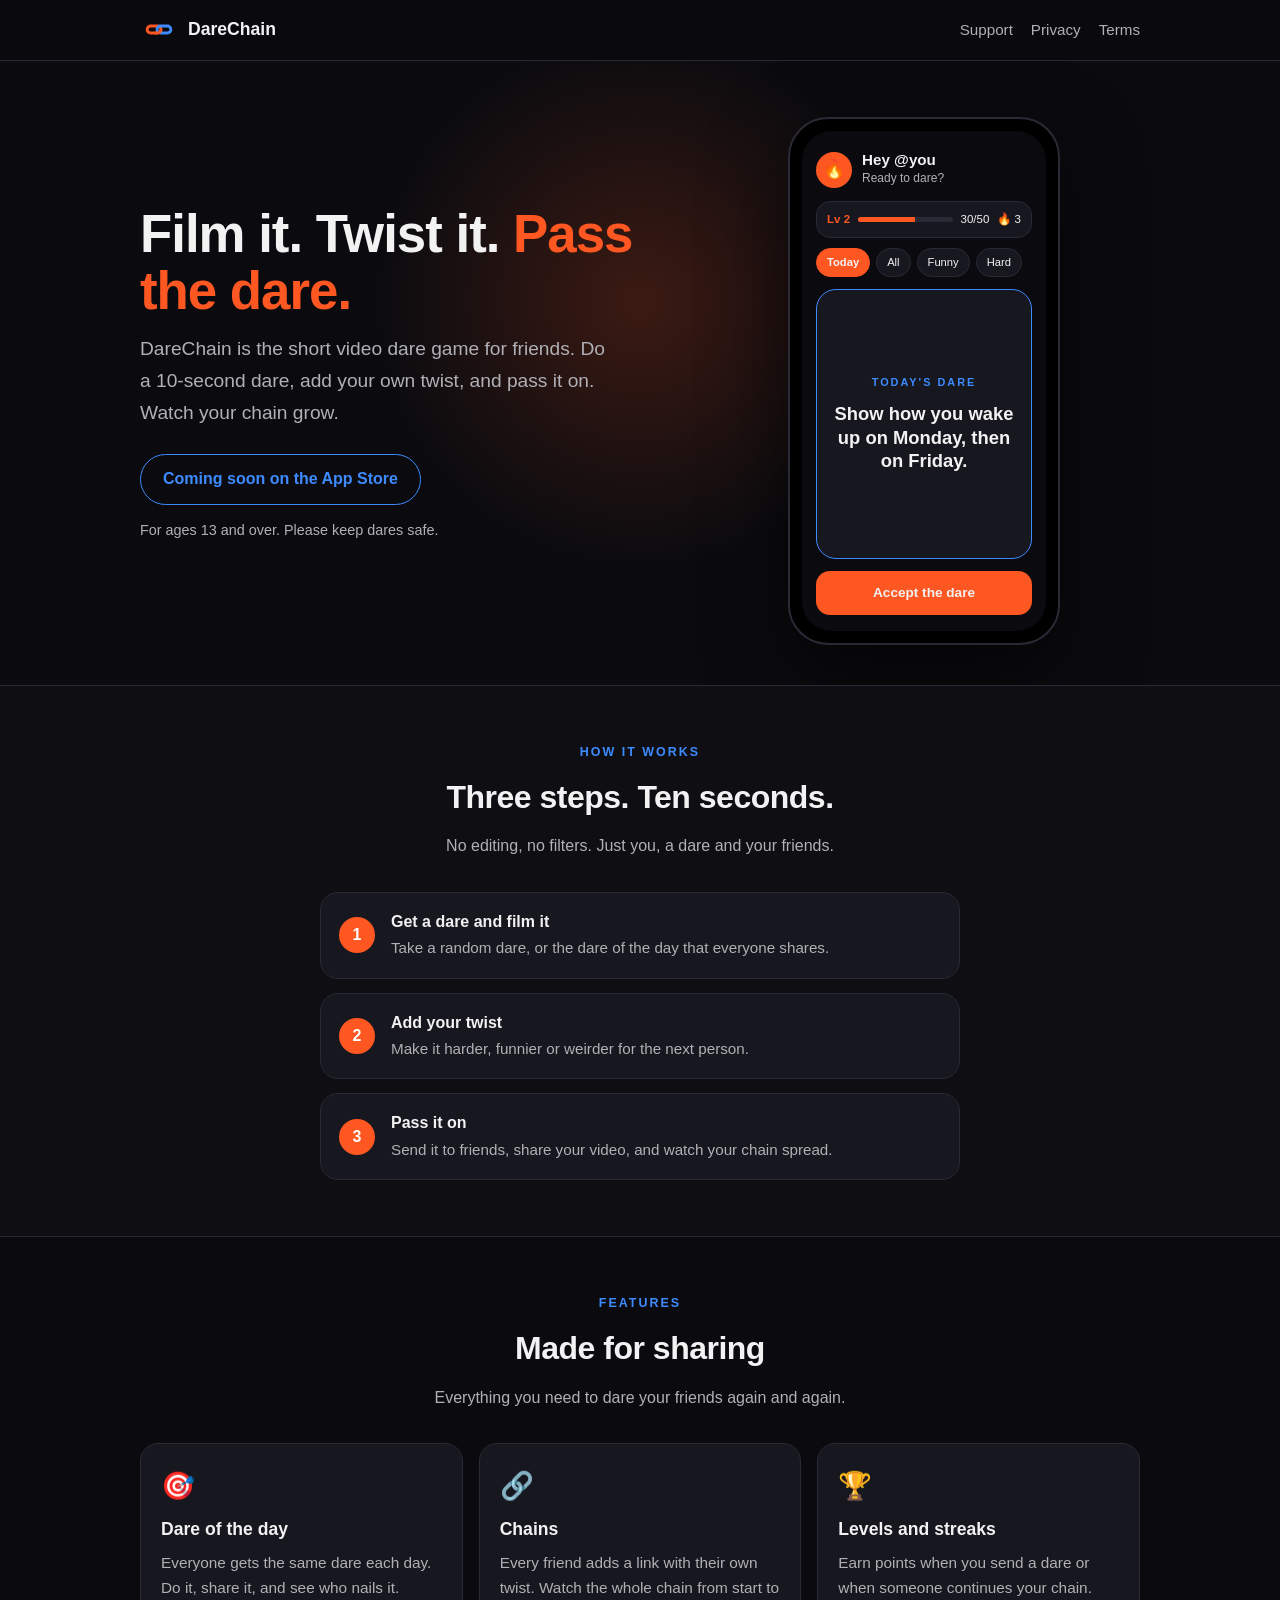
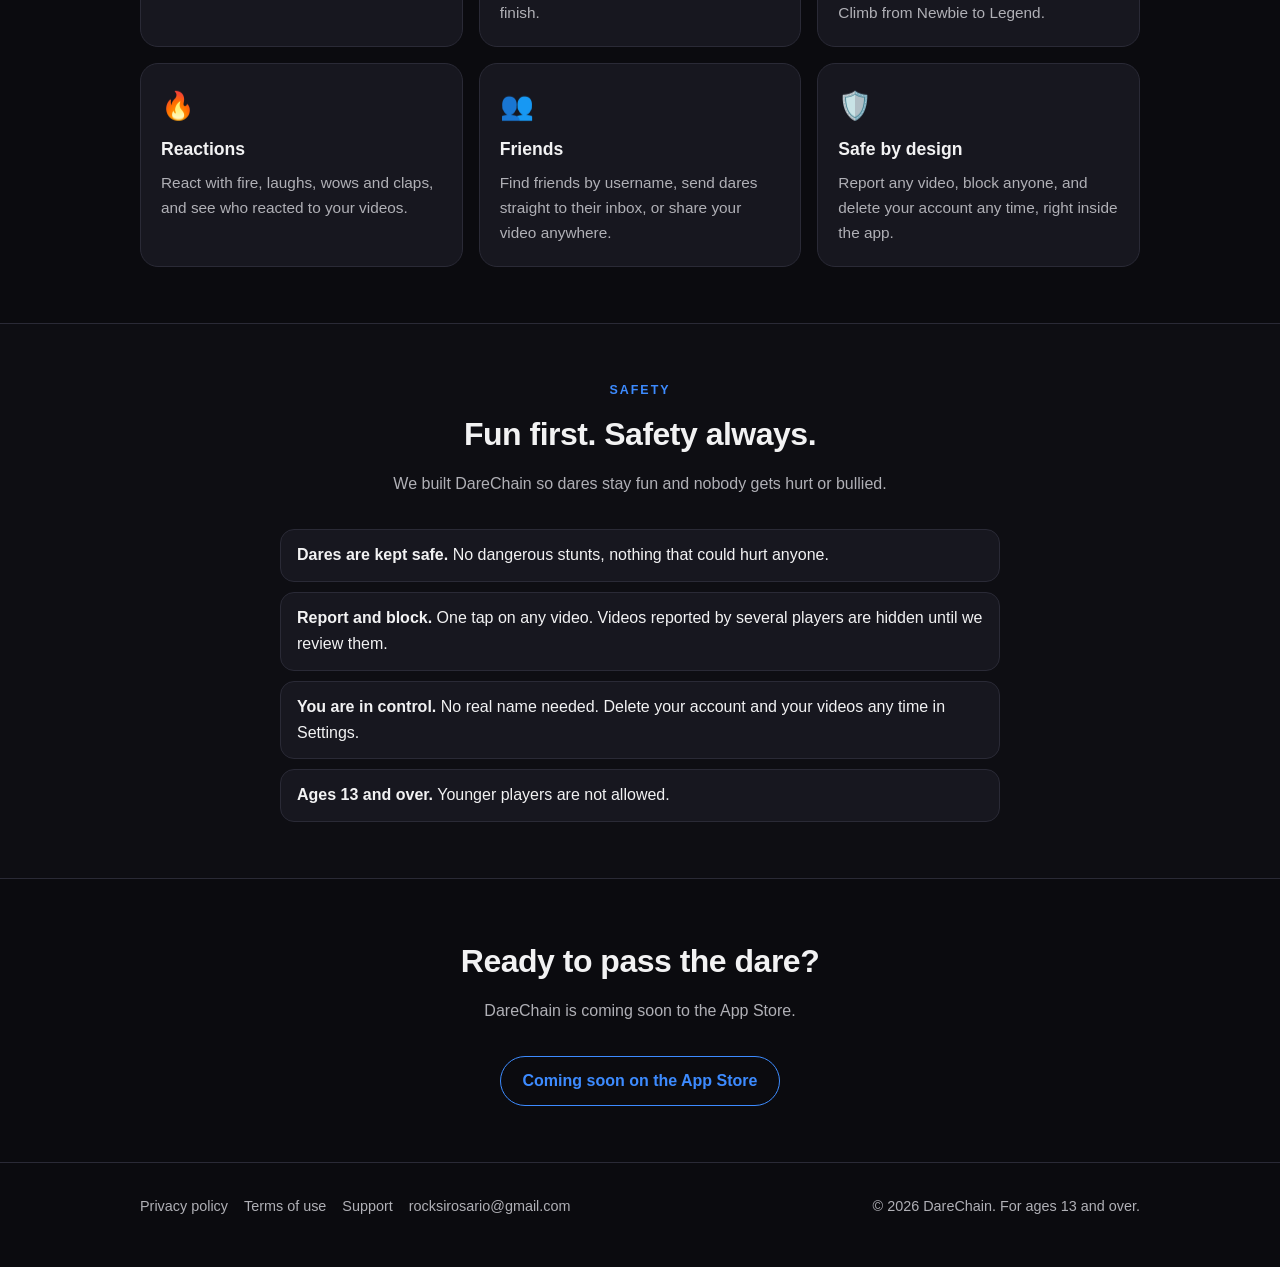
<file: index.html>
<!DOCTYPE html>
<html lang="en">
<head>
<meta charset="utf-8">
<meta name="viewport" content="width=device-width, initial-scale=1">
<title>DareChain: Pass the dare</title>
<meta name="description" content="DareChain is a short video dare game. Film a 10-second dare, add your twist, and pass it to your friends.">
<meta name="theme-color" content="#0b0b0f">
<link rel="icon" type="image/png" href="favicon.png">
<link rel="apple-touch-icon" href="apple-touch-icon.png">
<meta property="og:type" content="website">
<meta property="og:title" content="DareChain: Pass the dare">
<meta property="og:description" content="DareChain is a short video dare game. Film a 10-second dare, add your twist, and pass it to your friends.">
<meta property="og:image" content="https://rocksi17.github.io/darechain-site/og-image.png">
<meta property="og:url" content="https://rocksi17.github.io/darechain-site/">
<meta name="twitter:card" content="summary_large_image">
<link rel="stylesheet" href="style.css">
</head>
<body>
<header class="nav"><div class="wrap">
  <a class="brand" href="./"><svg width="38" height="23" viewBox="0 20 100 60" aria-hidden="true"><defs><clipPath id="lo"><rect x="38" y="50" width="24" height="16"/></clipPath></defs><rect x="18.75" y="40.75" width="36.5" height="18.5" rx="9.25" fill="none" stroke="#ff5722" stroke-width="7.5"/><rect x="44.75" y="40.75" width="36.5" height="18.5" rx="9.25" fill="none" stroke="#3d8bff" stroke-width="7.5"/><g clip-path="url(#lo)"><rect x="18.75" y="40.75" width="36.5" height="18.5" rx="9.25" fill="none" stroke="#ff5722" stroke-width="7.5"/></g></svg><span>DareChain</span></a>
  <nav class="nav-links"><a href="support/">Support</a><a href="privacy/">Privacy</a><a href="terms/">Terms</a></nav>
</div></header>
<main>
<section class="hero"><div class="wrap">
  <div>
    <h1>Film it. Twist it. <span>Pass the dare.</span></h1>
    <p class="lead">DareChain is the short video dare game for friends. Do a 10-second dare, add your own twist, and pass it on. Watch your chain grow.</p>
    <span class="pill">Coming soon on the App Store</span>
    <p class="small">For ages 13 and over. Please keep dares safe.</p>
  </div>
  <div class="phone" aria-hidden="true"><div class="screen">
    <div class="m-top"><div class="m-av">&#128293;</div><div><div class="m-name">Hey @you</div><div class="m-sub">Ready to dare?</div></div></div>
    <div class="m-bar"><b>Lv 2</b><div class="m-track"><i></i></div><span>30/50</span><span>&#128293; 3</span></div>
    <div class="m-chips"><span class="m-chip on">Today</span><span class="m-chip">All</span><span class="m-chip">Funny</span><span class="m-chip">Hard</span></div>
    <div class="m-card"><div class="m-tag">TODAY&#39;S DARE</div><div class="m-dare">Show how you wake up on Monday, then on Friday.</div></div>
    <div class="m-btn">Accept the dare</div>
  </div></div>
</div></section>

<section class="section alt"><div class="wrap">
  <p class="eyebrow">HOW IT WORKS</p>
  <h2>Three steps. Ten seconds.</h2>
  <p class="sub">No editing, no filters. Just you, a dare and your friends.</p>
  <div class="steps">
    <div class="step"><div class="num">1</div><div><strong>Get a dare and film it</strong><span>Take a random dare, or the dare of the day that everyone shares.</span></div></div>
    <div class="step"><div class="num">2</div><div><strong>Add your twist</strong><span>Make it harder, funnier or weirder for the next person.</span></div></div>
    <div class="step"><div class="num">3</div><div><strong>Pass it on</strong><span>Send it to friends, share your video, and watch your chain spread.</span></div></div>
  </div>
</div></section>

<section class="section"><div class="wrap">
  <p class="eyebrow">FEATURES</p>
  <h2>Made for sharing</h2>
  <p class="sub">Everything you need to dare your friends again and again.</p>
  <div class="grid">
    <div class="card"><div class="ic">&#127919;</div><h3>Dare of the day</h3><p>Everyone gets the same dare each day. Do it, share it, and see who nails it.</p></div>
    <div class="card"><div class="ic">&#128279;</div><h3>Chains</h3><p>Every friend adds a link with their own twist. Watch the whole chain from start to finish.</p></div>
    <div class="card"><div class="ic">&#127942;</div><h3>Levels and streaks</h3><p>Earn points when you send a dare or when someone continues your chain. Climb from Newbie to Legend.</p></div>
    <div class="card"><div class="ic">&#128293;</div><h3>Reactions</h3><p>React with fire, laughs, wows and claps, and see who reacted to your videos.</p></div>
    <div class="card"><div class="ic">&#128101;</div><h3>Friends</h3><p>Find friends by username, send dares straight to their inbox, or share your video anywhere.</p></div>
    <div class="card"><div class="ic">&#128737;&#65039;</div><h3>Safe by design</h3><p>Report any video, block anyone, and delete your account any time, right inside the app.</p></div>
  </div>
</div></section>

<section class="section alt"><div class="wrap">
  <p class="eyebrow">SAFETY</p>
  <h2>Fun first. Safety always.</h2>
  <p class="sub">We built DareChain so dares stay fun and nobody gets hurt or bullied.</p>
  <ul class="safety">
    <li><b>Dares are kept safe.</b> No dangerous stunts, nothing that could hurt anyone.</li>
    <li><b>Report and block.</b> One tap on any video. Videos reported by several players are hidden until we review them.</li>
    <li><b>You are in control.</b> No real name needed. Delete your account and your videos any time in Settings.</li>
    <li><b>Ages 13 and over.</b> Younger players are not allowed.</li>
  </ul>
</div></section>

<section class="section cta"><div class="wrap">
  <h2>Ready to pass the dare?</h2>
  <p class="sub">DareChain is coming soon to the App Store.</p>
  <span class="pill">Coming soon on the App Store</span>
</div></section>
</main>
<footer class="footer"><div class="wrap">
  <div><a href="privacy/">Privacy policy</a><a href="terms/">Terms of use</a><a href="support/">Support</a><a href="mailto:rocksirosario@gmail.com">rocksirosario@gmail.com</a></div>
  <div>&copy; 2026 DareChain. For ages 13 and over.</div>
</div></footer>
</body>
</html>
</file>
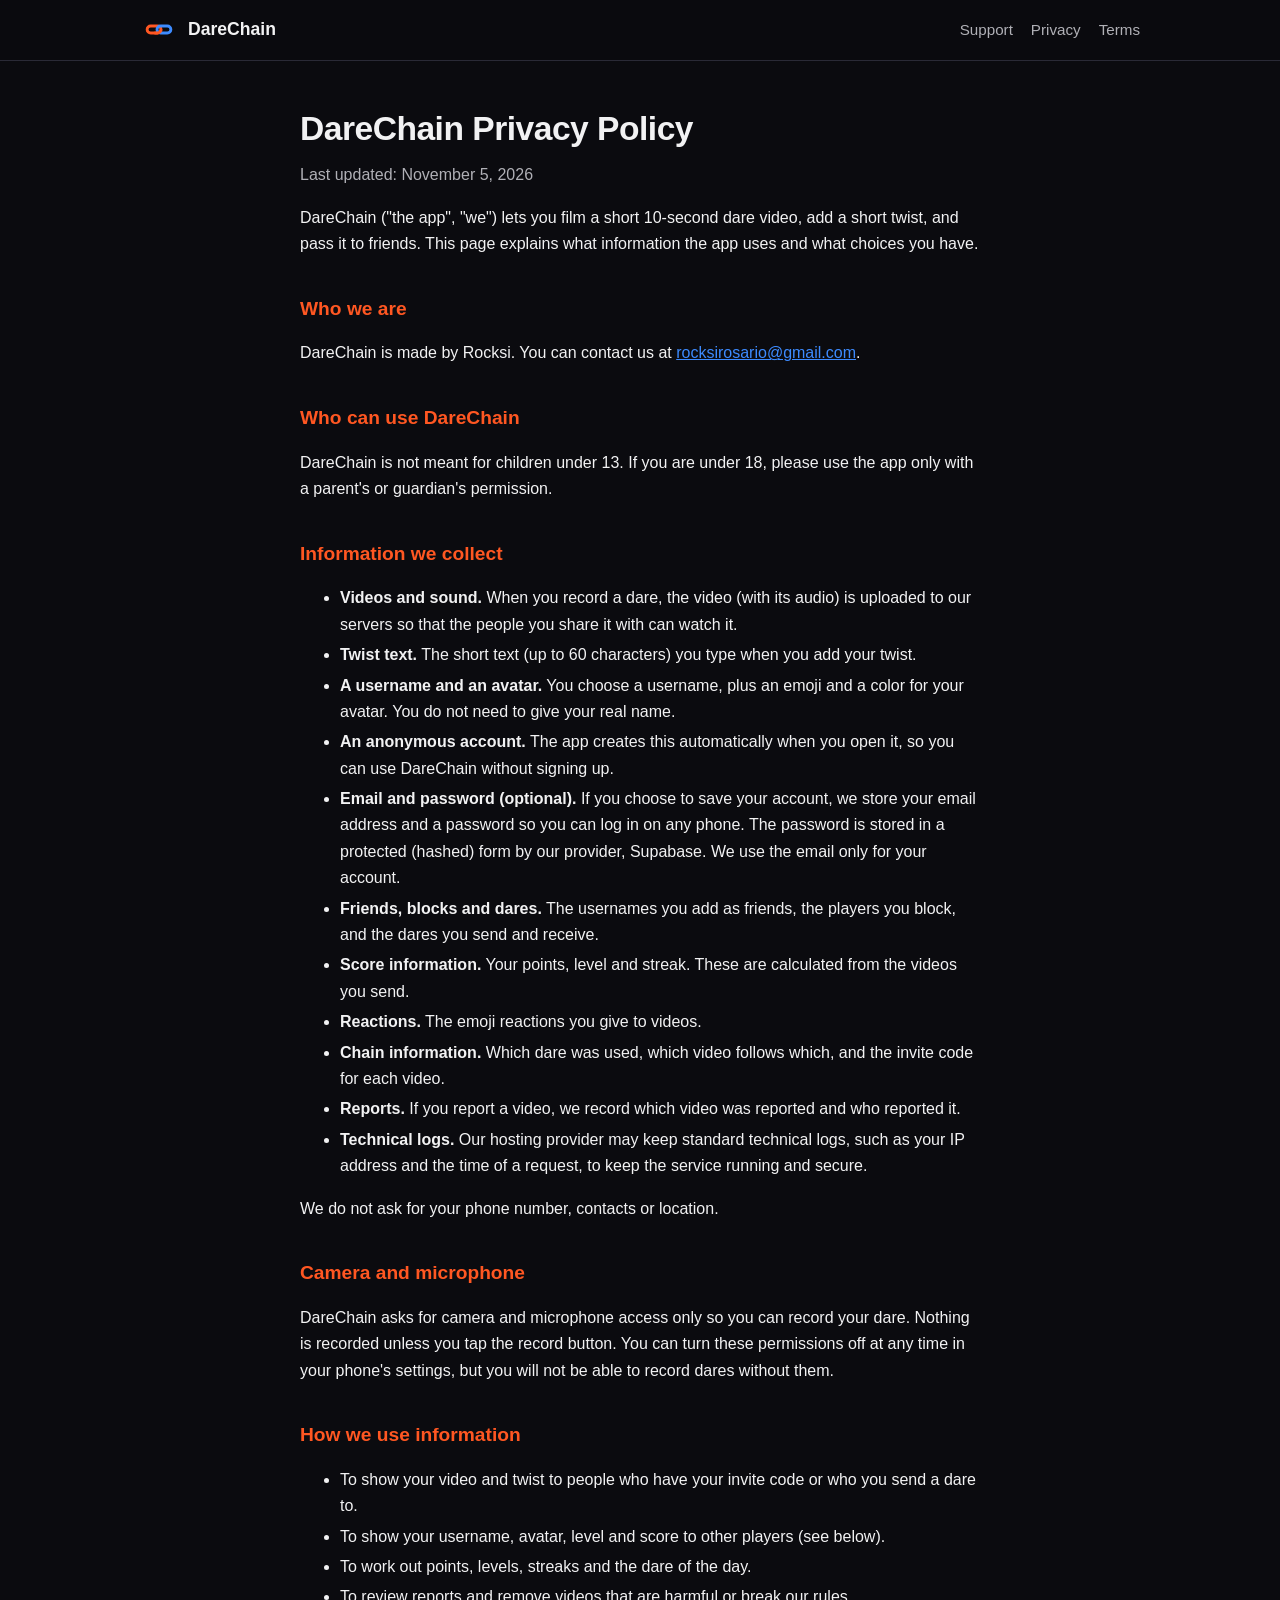
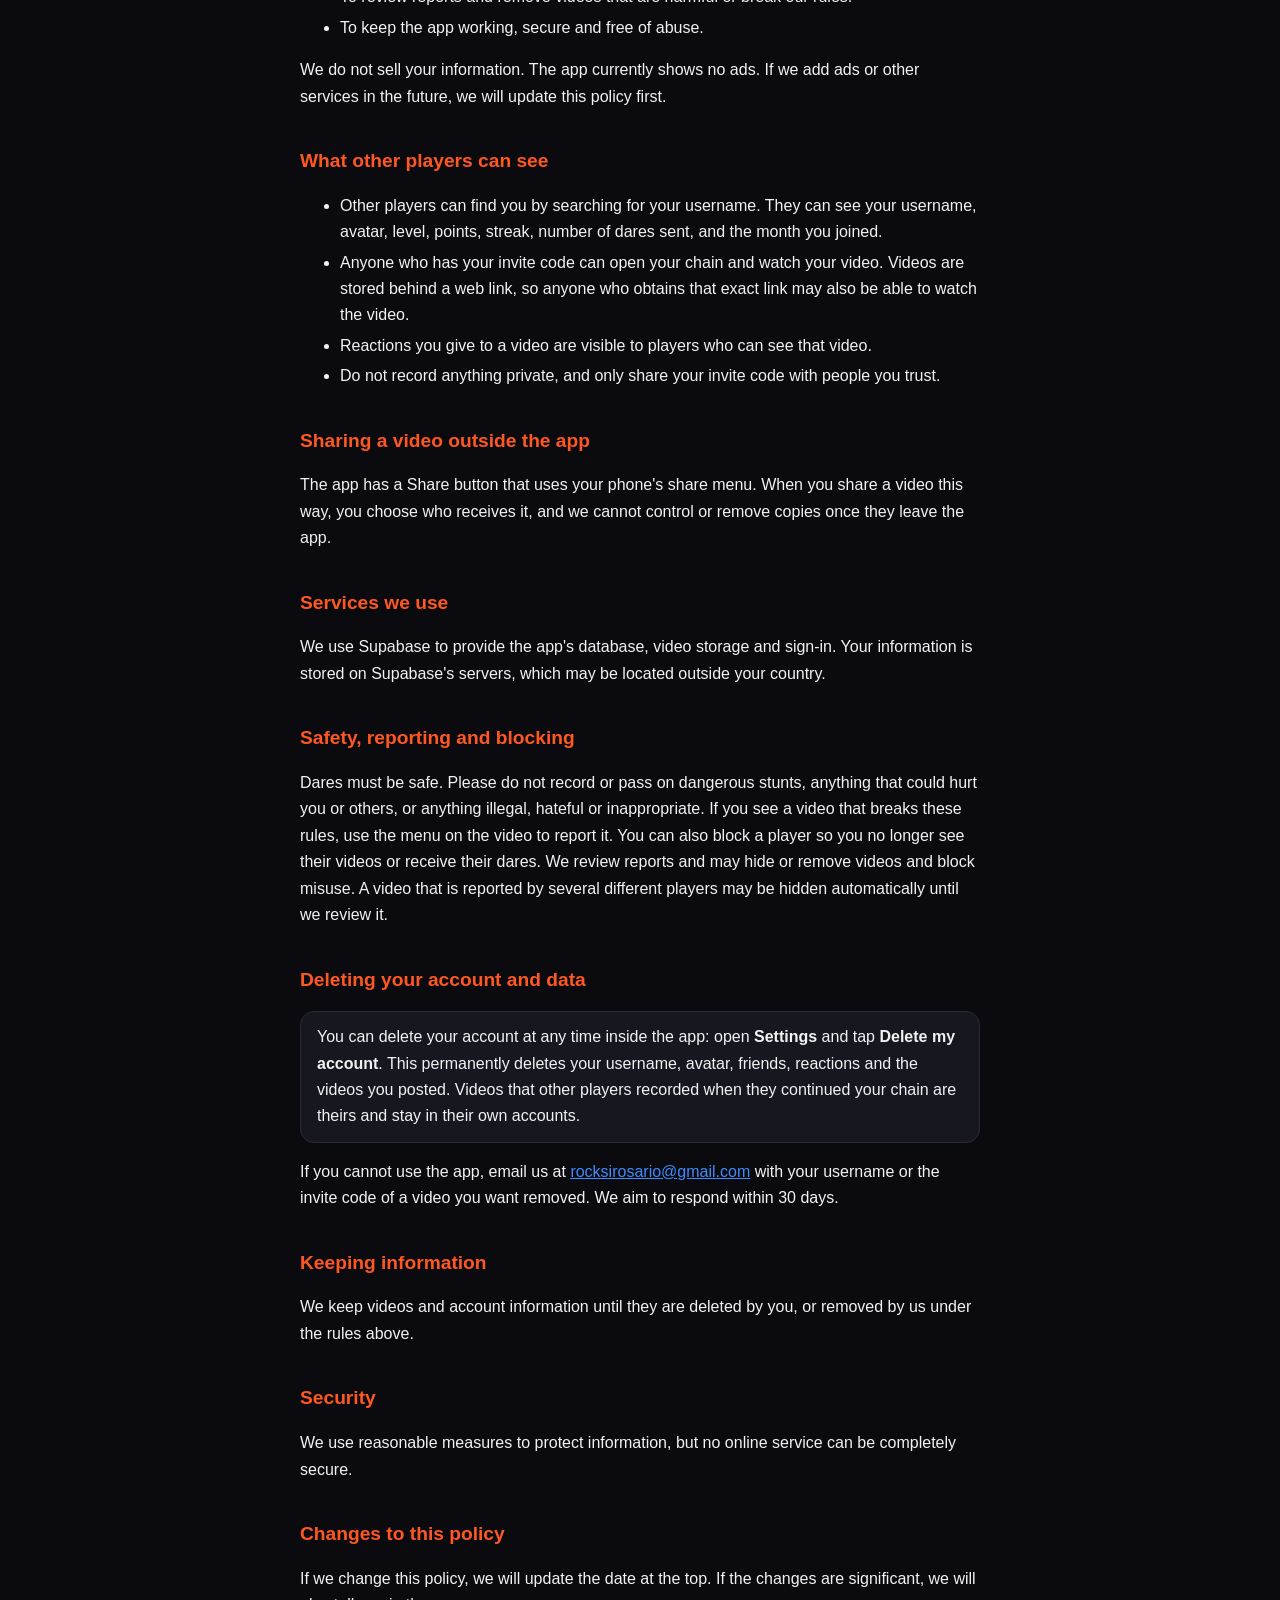
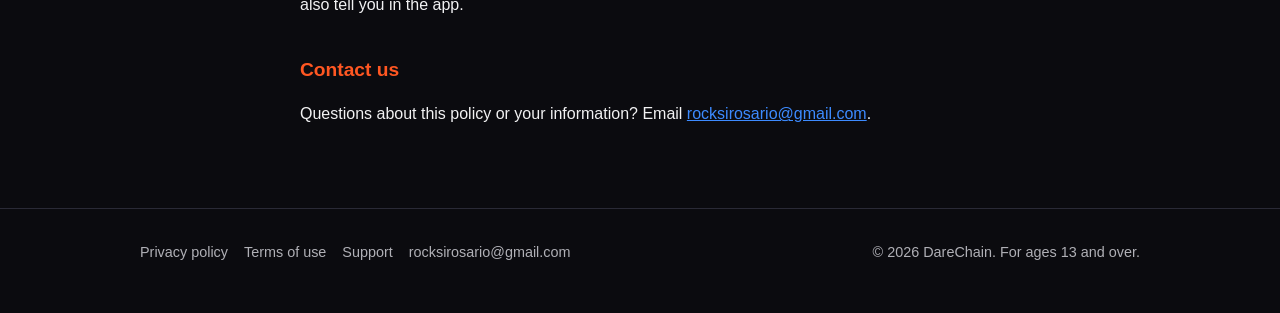
<file: privacy/index.html>
<!DOCTYPE html>
<html lang="en">
<head>
<meta charset="utf-8">
<meta name="viewport" content="width=device-width, initial-scale=1">
<title>DareChain Privacy Policy</title>
<meta name="description" content="How DareChain collects and uses information, and how to delete your account.">
<meta name="theme-color" content="#0b0b0f">
<link rel="icon" type="image/png" href="../favicon.png">
<link rel="apple-touch-icon" href="../apple-touch-icon.png">
<meta property="og:type" content="website">
<meta property="og:title" content="DareChain Privacy Policy">
<meta property="og:description" content="How DareChain collects and uses information, and how to delete your account.">
<meta property="og:image" content="https://rocksi17.github.io/darechain-site/og-image.png">
<meta property="og:url" content="https://rocksi17.github.io/darechain-site/privacy/">
<meta name="twitter:card" content="summary_large_image">
<link rel="stylesheet" href="../style.css">
</head>
<body>
<header class="nav"><div class="wrap">
  <a class="brand" href="../"><svg width="38" height="23" viewBox="0 20 100 60" aria-hidden="true"><defs><clipPath id="lo"><rect x="38" y="50" width="24" height="16"/></clipPath></defs><rect x="18.75" y="40.75" width="36.5" height="18.5" rx="9.25" fill="none" stroke="#ff5722" stroke-width="7.5"/><rect x="44.75" y="40.75" width="36.5" height="18.5" rx="9.25" fill="none" stroke="#3d8bff" stroke-width="7.5"/><g clip-path="url(#lo)"><rect x="18.75" y="40.75" width="36.5" height="18.5" rx="9.25" fill="none" stroke="#ff5722" stroke-width="7.5"/></g></svg><span>DareChain</span></a>
  <nav class="nav-links"><a href="../support/">Support</a><a href="../privacy/">Privacy</a><a href="../terms/">Terms</a></nav>
</div></header>
<main class="doc">
  <h1>DareChain Privacy Policy</h1>
  <p class="updated">Last updated: November 5, 2026</p>

  <p>DareChain ("the app", "we") lets you film a short 10-second dare video, add a short twist, and pass it to friends. This page explains what information the app uses and what choices you have.</p>

  <h2>Who we are</h2>
  <p>DareChain is made by Rocksi. You can contact us at <a href="mailto:rocksirosario@gmail.com">rocksirosario@gmail.com</a>.</p>

  <h2>Who can use DareChain</h2>
  <p>DareChain is not meant for children under 13. If you are under 18, please use the app only with a parent's or guardian's permission.</p>

  <h2>Information we collect</h2>
  <ul>
    <li><strong>Videos and sound.</strong> When you record a dare, the video (with its audio) is uploaded to our servers so that the people you share it with can watch it.</li>
    <li><strong>Twist text.</strong> The short text (up to 60 characters) you type when you add your twist.</li>
    <li><strong>A username and an avatar.</strong> You choose a username, plus an emoji and a color for your avatar. You do not need to give your real name.</li>
    <li><strong>An anonymous account.</strong> The app creates this automatically when you open it, so you can use DareChain without signing up.</li>
    <li><strong>Email and password (optional).</strong> If you choose to save your account, we store your email address and a password so you can log in on any phone. The password is stored in a protected (hashed) form by our provider, Supabase. We use the email only for your account.</li>
    <li><strong>Friends, blocks and dares.</strong> The usernames you add as friends, the players you block, and the dares you send and receive.</li>
    <li><strong>Score information.</strong> Your points, level and streak. These are calculated from the videos you send.</li>
    <li><strong>Reactions.</strong> The emoji reactions you give to videos.</li>
    <li><strong>Chain information.</strong> Which dare was used, which video follows which, and the invite code for each video.</li>
    <li><strong>Reports.</strong> If you report a video, we record which video was reported and who reported it.</li>
    <li><strong>Technical logs.</strong> Our hosting provider may keep standard technical logs, such as your IP address and the time of a request, to keep the service running and secure.</li>
  </ul>
  <p>We do not ask for your phone number, contacts or location.</p>

  <h2>Camera and microphone</h2>
  <p>DareChain asks for camera and microphone access only so you can record your dare. Nothing is recorded unless you tap the record button. You can turn these permissions off at any time in your phone's settings, but you will not be able to record dares without them.</p>

  <h2>How we use information</h2>
  <ul>
    <li>To show your video and twist to people who have your invite code or who you send a dare to.</li>
    <li>To show your username, avatar, level and score to other players (see below).</li>
    <li>To work out points, levels, streaks and the dare of the day.</li>
    <li>To review reports and remove videos that are harmful or break our rules.</li>
    <li>To keep the app working, secure and free of abuse.</li>
  </ul>
  <p>We do not sell your information. The app currently shows no ads. If we add ads or other services in the future, we will update this policy first.</p>

  <h2>What other players can see</h2>
  <ul>
    <li>Other players can find you by searching for your username. They can see your username, avatar, level, points, streak, number of dares sent, and the month you joined.</li>
    <li>Anyone who has your invite code can open your chain and watch your video. Videos are stored behind a web link, so anyone who obtains that exact link may also be able to watch the video.</li>
    <li>Reactions you give to a video are visible to players who can see that video.</li>
    <li>Do not record anything private, and only share your invite code with people you trust.</li>
  </ul>

  <h2>Sharing a video outside the app</h2>
  <p>The app has a Share button that uses your phone's share menu. When you share a video this way, you choose who receives it, and we cannot control or remove copies once they leave the app.</p>

  <h2>Services we use</h2>
  <p>We use Supabase to provide the app's database, video storage and sign-in. Your information is stored on Supabase's servers, which may be located outside your country.</p>

  <h2>Safety, reporting and blocking</h2>
  <p>Dares must be safe. Please do not record or pass on dangerous stunts, anything that could hurt you or others, or anything illegal, hateful or inappropriate. If you see a video that breaks these rules, use the menu on the video to report it. You can also block a player so you no longer see their videos or receive their dares. We review reports and may hide or remove videos and block misuse. A video that is reported by several different players may be hidden automatically until we review it.</p>

  <h2 id="delete">Deleting your account and data</h2>
  <p class="note">You can delete your account at any time inside the app: open <strong>Settings</strong> and tap <strong>Delete my account</strong>. This permanently deletes your username, avatar, friends, reactions and the videos you posted. Videos that other players recorded when they continued your chain are theirs and stay in their own accounts.</p>
  <p>If you cannot use the app, email us at <a href="mailto:rocksirosario@gmail.com">rocksirosario@gmail.com</a> with your username or the invite code of a video you want removed. We aim to respond within 30 days.</p>

  <h2>Keeping information</h2>
  <p>We keep videos and account information until they are deleted by you, or removed by us under the rules above.</p>

  <h2>Security</h2>
  <p>We use reasonable measures to protect information, but no online service can be completely secure.</p>

  <h2>Changes to this policy</h2>
  <p>If we change this policy, we will update the date at the top. If the changes are significant, we will also tell you in the app.</p>

  <h2>Contact us</h2>
  <p>Questions about this policy or your information? Email <a href="mailto:rocksirosario@gmail.com">rocksirosario@gmail.com</a>.</p>
</main>
<footer class="footer"><div class="wrap">
  <div><a href="../privacy/">Privacy policy</a><a href="../terms/">Terms of use</a><a href="../support/">Support</a><a href="mailto:rocksirosario@gmail.com">rocksirosario@gmail.com</a></div>
  <div>&copy; 2026 DareChain. For ages 13 and over.</div>
</div></footer>
</body>
</html>
</file>
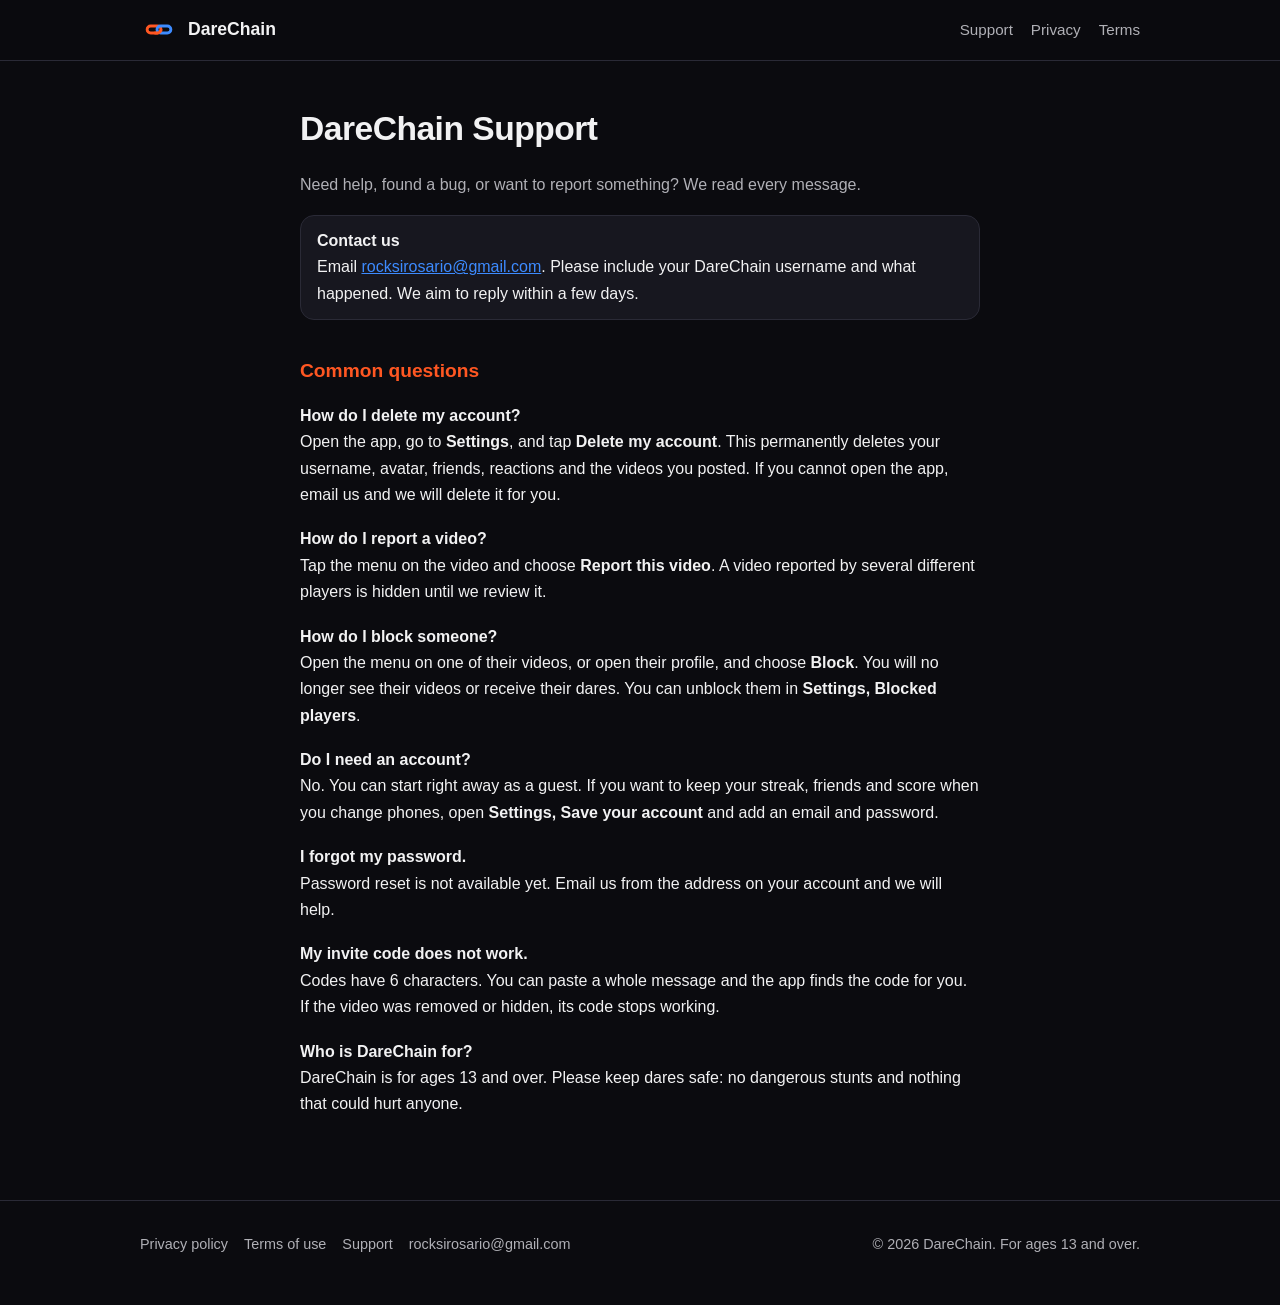
<file: support/index.html>
<!DOCTYPE html>
<html lang="en">
<head>
<meta charset="utf-8">
<meta name="viewport" content="width=device-width, initial-scale=1">
<title>DareChain Support</title>
<meta name="description" content="Help and contact details for DareChain.">
<meta name="theme-color" content="#0b0b0f">
<link rel="icon" type="image/png" href="../favicon.png">
<link rel="apple-touch-icon" href="../apple-touch-icon.png">
<meta property="og:type" content="website">
<meta property="og:title" content="DareChain Support">
<meta property="og:description" content="Help and contact details for DareChain.">
<meta property="og:image" content="https://rocksi17.github.io/darechain-site/og-image.png">
<meta property="og:url" content="https://rocksi17.github.io/darechain-site/support/">
<meta name="twitter:card" content="summary_large_image">
<link rel="stylesheet" href="../style.css">
</head>
<body>
<header class="nav"><div class="wrap">
  <a class="brand" href="../"><svg width="38" height="23" viewBox="0 20 100 60" aria-hidden="true"><defs><clipPath id="lo"><rect x="38" y="50" width="24" height="16"/></clipPath></defs><rect x="18.75" y="40.75" width="36.5" height="18.5" rx="9.25" fill="none" stroke="#ff5722" stroke-width="7.5"/><rect x="44.75" y="40.75" width="36.5" height="18.5" rx="9.25" fill="none" stroke="#3d8bff" stroke-width="7.5"/><g clip-path="url(#lo)"><rect x="18.75" y="40.75" width="36.5" height="18.5" rx="9.25" fill="none" stroke="#ff5722" stroke-width="7.5"/></g></svg><span>DareChain</span></a>
  <nav class="nav-links"><a href="../support/">Support</a><a href="../privacy/">Privacy</a><a href="../terms/">Terms</a></nav>
</div></header>
<main class="doc">
  <h1>DareChain Support</h1>
  <p class="muted">Need help, found a bug, or want to report something? We read every message.</p>

  <p class="note"><strong>Contact us</strong><br>
  Email <a href="mailto:rocksirosario@gmail.com">rocksirosario@gmail.com</a>. Please include your DareChain username and what happened. We aim to reply within a few days.</p>

  <h2>Common questions</h2>
  <div class="faq">
    <p><strong>How do I delete my account?</strong><br>
    Open the app, go to <strong>Settings</strong>, and tap <strong>Delete my account</strong>. This permanently deletes your username, avatar, friends, reactions and the videos you posted. If you cannot open the app, email us and we will delete it for you.</p>

    <p><strong>How do I report a video?</strong><br>
    Tap the menu on the video and choose <strong>Report this video</strong>. A video reported by several different players is hidden until we review it.</p>

    <p><strong>How do I block someone?</strong><br>
    Open the menu on one of their videos, or open their profile, and choose <strong>Block</strong>. You will no longer see their videos or receive their dares. You can unblock them in <strong>Settings, Blocked players</strong>.</p>

    <p><strong>Do I need an account?</strong><br>
    No. You can start right away as a guest. If you want to keep your streak, friends and score when you change phones, open <strong>Settings, Save your account</strong> and add an email and password.</p>

    <p><strong>I forgot my password.</strong><br>
    Password reset is not available yet. Email us from the address on your account and we will help.</p>

    <p><strong>My invite code does not work.</strong><br>
    Codes have 6 characters. You can paste a whole message and the app finds the code for you. If the video was removed or hidden, its code stops working.</p>

    <p><strong>Who is DareChain for?</strong><br>
    DareChain is for ages 13 and over. Please keep dares safe: no dangerous stunts and nothing that could hurt anyone.</p>
  </div>
</main>
<footer class="footer"><div class="wrap">
  <div><a href="../privacy/">Privacy policy</a><a href="../terms/">Terms of use</a><a href="../support/">Support</a><a href="mailto:rocksirosario@gmail.com">rocksirosario@gmail.com</a></div>
  <div>&copy; 2026 DareChain. For ages 13 and over.</div>
</div></footer>
</body>
</html>
</file>
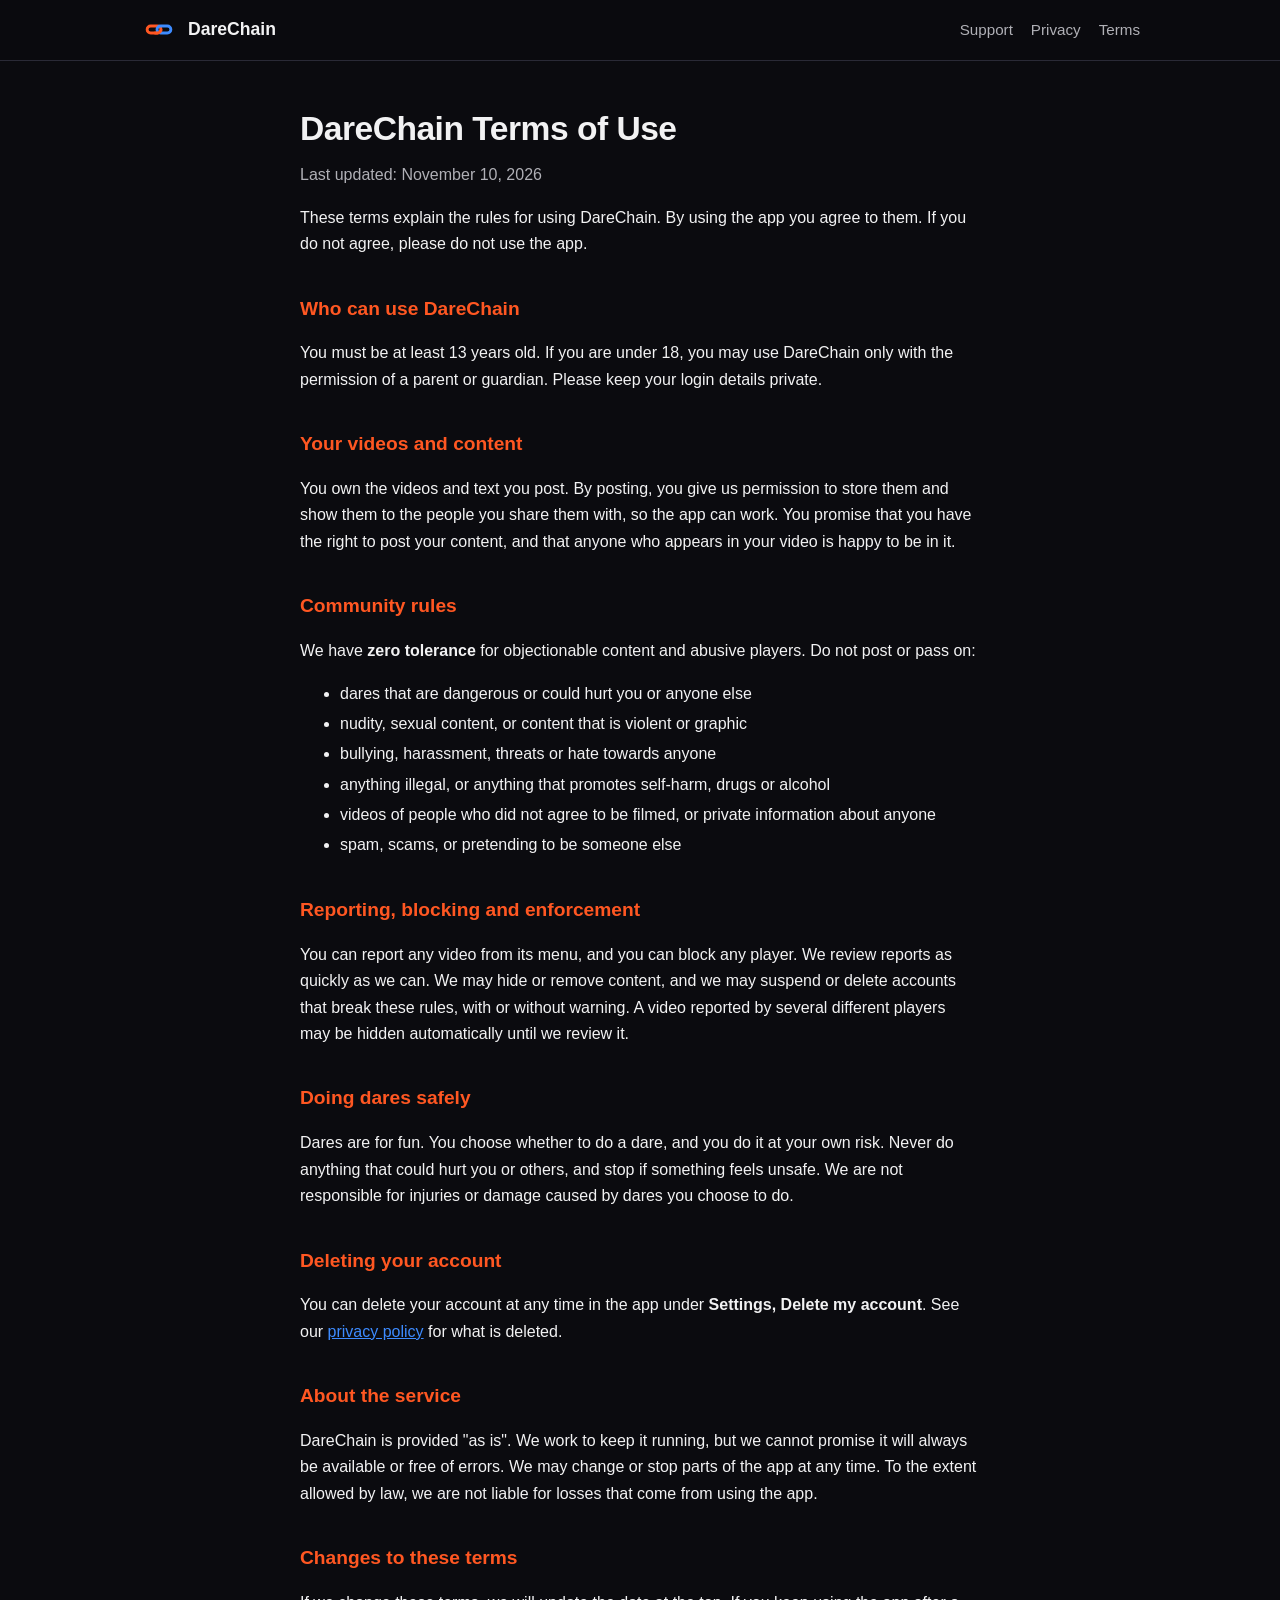
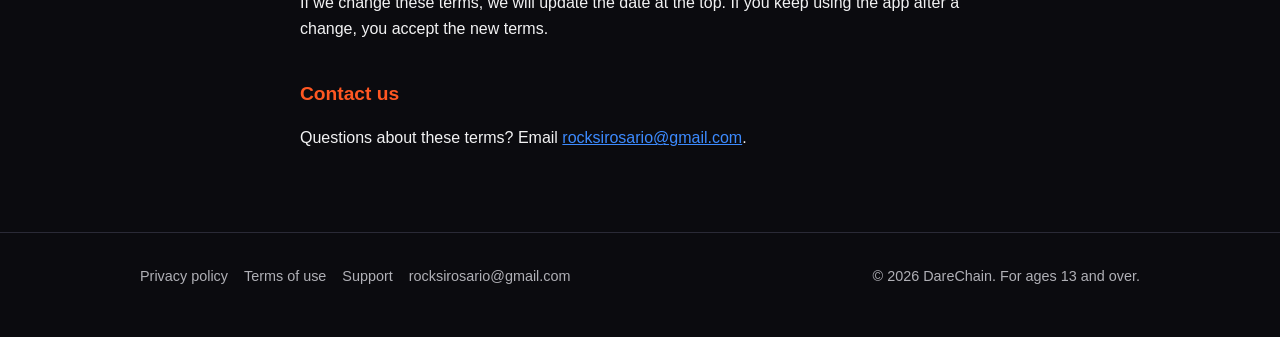
<file: terms/index.html>
<!DOCTYPE html>
<html lang="en">
<head>
<meta charset="utf-8">
<meta name="viewport" content="width=device-width, initial-scale=1">
<title>DareChain Terms of Use</title>
<meta name="description" content="The rules for using DareChain, including our community rules.">
<meta name="theme-color" content="#0b0b0f">
<link rel="icon" type="image/png" href="../favicon.png">
<link rel="apple-touch-icon" href="../apple-touch-icon.png">
<meta property="og:type" content="website">
<meta property="og:title" content="DareChain Terms of Use">
<meta property="og:description" content="The rules for using DareChain, including our community rules.">
<meta property="og:image" content="https://rocksi17.github.io/darechain-site/og-image.png">
<meta property="og:url" content="https://rocksi17.github.io/darechain-site/terms/">
<meta name="twitter:card" content="summary_large_image">
<link rel="stylesheet" href="../style.css">
</head>
<body>
<header class="nav"><div class="wrap">
  <a class="brand" href="../"><svg width="38" height="23" viewBox="0 20 100 60" aria-hidden="true"><defs><clipPath id="lo"><rect x="38" y="50" width="24" height="16"/></clipPath></defs><rect x="18.75" y="40.75" width="36.5" height="18.5" rx="9.25" fill="none" stroke="#ff5722" stroke-width="7.5"/><rect x="44.75" y="40.75" width="36.5" height="18.5" rx="9.25" fill="none" stroke="#3d8bff" stroke-width="7.5"/><g clip-path="url(#lo)"><rect x="18.75" y="40.75" width="36.5" height="18.5" rx="9.25" fill="none" stroke="#ff5722" stroke-width="7.5"/></g></svg><span>DareChain</span></a>
  <nav class="nav-links"><a href="../support/">Support</a><a href="../privacy/">Privacy</a><a href="../terms/">Terms</a></nav>
</div></header>
<main class="doc">
  <h1>DareChain Terms of Use</h1>
  <p class="updated">Last updated: November 10, 2026</p>

  <p>These terms explain the rules for using DareChain. By using the app you agree to them. If you do not agree, please do not use the app.</p>

  <h2>Who can use DareChain</h2>
  <p>You must be at least 13 years old. If you are under 18, you may use DareChain only with the permission of a parent or guardian. Please keep your login details private.</p>

  <h2>Your videos and content</h2>
  <p>You own the videos and text you post. By posting, you give us permission to store them and show them to the people you share them with, so the app can work. You promise that you have the right to post your content, and that anyone who appears in your video is happy to be in it.</p>

  <h2>Community rules</h2>
  <p>We have <strong>zero tolerance</strong> for objectionable content and abusive players. Do not post or pass on:</p>
  <ul>
    <li>dares that are dangerous or could hurt you or anyone else</li>
    <li>nudity, sexual content, or content that is violent or graphic</li>
    <li>bullying, harassment, threats or hate towards anyone</li>
    <li>anything illegal, or anything that promotes self-harm, drugs or alcohol</li>
    <li>videos of people who did not agree to be filmed, or private information about anyone</li>
    <li>spam, scams, or pretending to be someone else</li>
  </ul>

  <h2>Reporting, blocking and enforcement</h2>
  <p>You can report any video from its menu, and you can block any player. We review reports as quickly as we can. We may hide or remove content, and we may suspend or delete accounts that break these rules, with or without warning. A video reported by several different players may be hidden automatically until we review it.</p>

  <h2>Doing dares safely</h2>
  <p>Dares are for fun. You choose whether to do a dare, and you do it at your own risk. Never do anything that could hurt you or others, and stop if something feels unsafe. We are not responsible for injuries or damage caused by dares you choose to do.</p>

  <h2>Deleting your account</h2>
  <p>You can delete your account at any time in the app under <strong>Settings, Delete my account</strong>. See our <a href="../privacy/#delete">privacy policy</a> for what is deleted.</p>

  <h2>About the service</h2>
  <p>DareChain is provided "as is". We work to keep it running, but we cannot promise it will always be available or free of errors. We may change or stop parts of the app at any time. To the extent allowed by law, we are not liable for losses that come from using the app.</p>

  <h2>Changes to these terms</h2>
  <p>If we change these terms, we will update the date at the top. If you keep using the app after a change, you accept the new terms.</p>

  <h2>Contact us</h2>
  <p>Questions about these terms? Email <a href="mailto:rocksirosario@gmail.com">rocksirosario@gmail.com</a>.</p>
</main>
<footer class="footer"><div class="wrap">
  <div><a href="../privacy/">Privacy policy</a><a href="../terms/">Terms of use</a><a href="../support/">Support</a><a href="mailto:rocksirosario@gmail.com">rocksirosario@gmail.com</a></div>
  <div>&copy; 2026 DareChain. For ages 13 and over.</div>
</div></footer>
</body>
</html>
</file>
<file: style.css>
:root{--bg:#0b0b0f;--card:#17171f;--border:#2a2a36;--text:#f2f2f3;--muted:#b0b0b6;--orange:#ff5722;--blue:#3d8bff;color-scheme:dark}
*{box-sizing:border-box}
html{scroll-behavior:smooth}
body{margin:0;background:var(--bg);color:var(--text);font:16px/1.65 -apple-system,BlinkMacSystemFont,"Segoe UI",Roboto,Helvetica,Arial,sans-serif;-webkit-font-smoothing:antialiased}
a{color:var(--blue)}
.wrap{max-width:1040px;margin:0 auto;padding:0 20px}

/* top bar */
.nav{position:sticky;top:0;z-index:10;background:rgba(11,11,15,.86);-webkit-backdrop-filter:blur(12px);backdrop-filter:blur(12px);border-bottom:1px solid var(--border)}
.nav .wrap{display:flex;align-items:center;justify-content:space-between;height:60px}
.brand{display:flex;align-items:center;gap:10px;color:var(--text);text-decoration:none;font-weight:800;font-size:1.1rem}
.nav-links a{color:var(--muted);text-decoration:none;margin-left:18px;font-size:.95rem}
.nav-links a:hover{color:var(--text)}

/* hero */
.hero{position:relative;overflow:hidden;padding:56px 0 40px}
.hero::before{content:"";position:absolute;left:50%;top:-140px;width:760px;height:760px;transform:translateX(-50%);background:radial-gradient(closest-side,rgba(255,87,34,.2),transparent 70%);pointer-events:none}
.hero .wrap{position:relative;display:grid;grid-template-columns:1.1fr .9fr;gap:40px;align-items:center}
.hero h1{font-size:3.3rem;line-height:1.08;margin:0 0 14px;letter-spacing:-1px}
.hero h1 span{color:var(--orange)}
.lead{color:var(--muted);font-size:1.2rem;max-width:480px;margin:0 0 26px}
.pill{display:inline-block;border:1px solid var(--blue);color:var(--blue);border-radius:999px;padding:11px 22px;font-weight:700}
.small{color:var(--muted);font-size:.9rem;margin-top:14px}

/* phone mock-up */
.phone{width:272px;margin:0 auto;background:#000;border:2px solid var(--border);border-radius:40px;padding:12px;box-shadow:0 30px 80px rgba(0,0,0,.6)}
.screen{background:var(--bg);border-radius:30px;padding:20px 14px 16px;min-height:500px;display:flex;flex-direction:column}
.m-top{display:flex;align-items:center;gap:10px;margin-bottom:12px}
.m-av{width:36px;height:36px;border-radius:50%;background:var(--orange);display:flex;align-items:center;justify-content:center;font-size:18px}
.m-name{font-weight:700;font-size:.95rem;line-height:1.2}
.m-sub{color:var(--muted);font-size:.75rem}
.m-bar{display:flex;align-items:center;gap:8px;background:var(--card);border:1px solid var(--border);border-radius:14px;padding:8px 10px;font-size:.72rem;margin-bottom:10px}
.m-bar b{color:var(--orange)}
.m-track{flex:1;height:5px;border-radius:4px;background:var(--border);overflow:hidden}
.m-track i{display:block;width:60%;height:100%;background:var(--orange)}
.m-chips{display:flex;gap:6px;margin-bottom:12px;flex-wrap:wrap}
.m-chip{font-size:.7rem;padding:4px 10px;border-radius:999px;background:var(--card);border:1px solid var(--border)}
.m-chip.on{background:var(--orange);border-color:var(--orange);font-weight:700}
.m-card{flex:1;background:var(--card);border:1px solid var(--blue);border-radius:20px;padding:16px;display:flex;flex-direction:column;justify-content:center;text-align:center}
.m-tag{color:var(--blue);font-size:.68rem;font-weight:800;letter-spacing:2px;margin-bottom:10px}
.m-dare{font-size:1.15rem;font-weight:700;line-height:1.3}
.m-btn{margin-top:12px;background:var(--orange);border-radius:14px;padding:11px;text-align:center;font-weight:800;font-size:.85rem}

/* sections */
.section{padding:56px 0}
.section.alt{background:#0e0e13;border-top:1px solid var(--border);border-bottom:1px solid var(--border)}
.eyebrow{color:var(--blue);font-weight:800;letter-spacing:2px;font-size:.78rem;text-align:center;margin:0 0 8px}
.section h2{font-size:2rem;text-align:center;margin:0 0 10px;letter-spacing:-.5px}
.section .sub{color:var(--muted);text-align:center;max-width:560px;margin:0 auto 32px}
.grid{display:grid;grid-template-columns:repeat(auto-fit,minmax(250px,1fr));gap:16px}
.card{background:var(--card);border:1px solid var(--border);border-radius:18px;padding:20px}
.card .ic{font-size:1.7rem;margin-bottom:6px}
.card h3{margin:0 0 6px;font-size:1.1rem}
.card p{margin:0;color:var(--muted);font-size:.96rem}
.steps{counter-reset:s;display:grid;gap:14px;max-width:640px;margin:0 auto}
.step{display:flex;gap:16px;align-items:center;background:var(--card);border:1px solid var(--border);border-radius:18px;padding:16px 18px}
.num{flex:0 0 36px;height:36px;border-radius:50%;background:var(--orange);color:#fff;font-weight:800;display:flex;align-items:center;justify-content:center}
.step strong{display:block}
.step span{color:var(--muted);font-size:.95rem}
.safety{max-width:720px;margin:0 auto;list-style:none;padding:0;display:grid;gap:10px}
.safety li{background:var(--card);border:1px solid var(--border);border-radius:14px;padding:12px 16px}
.safety b{color:var(--text)}
.cta{text-align:center}

/* document pages */
.doc{max-width:720px;margin:0 auto;padding:40px 20px 64px}
.doc h1{font-size:2.1rem;margin:0 0 6px;letter-spacing:-.5px}
.doc h2{font-size:1.2rem;margin-top:2.2rem;color:var(--orange)}
.doc .updated{color:var(--muted);margin-top:0}
.doc .note{background:var(--card);border:1px solid var(--border);border-radius:14px;padding:12px 16px}
.doc li{margin:4px 0}
.muted{color:var(--muted)}
.faq p{margin:0 0 18px}

/* footer */
.footer{border-top:1px solid var(--border);padding:32px 0 48px;color:var(--muted);font-size:.9rem}
.footer .wrap{display:flex;flex-wrap:wrap;gap:16px;align-items:center;justify-content:space-between}
.footer a{color:var(--muted);text-decoration:none;margin-right:16px}
.footer a:hover{color:var(--text)}

@media (max-width:820px){
  .hero .wrap{grid-template-columns:1fr;text-align:center}
  .lead{margin:0 auto 26px}
  .hero h1{font-size:2.5rem}
  .nav-links a{margin-left:12px;font-size:.88rem}
}
</file>
